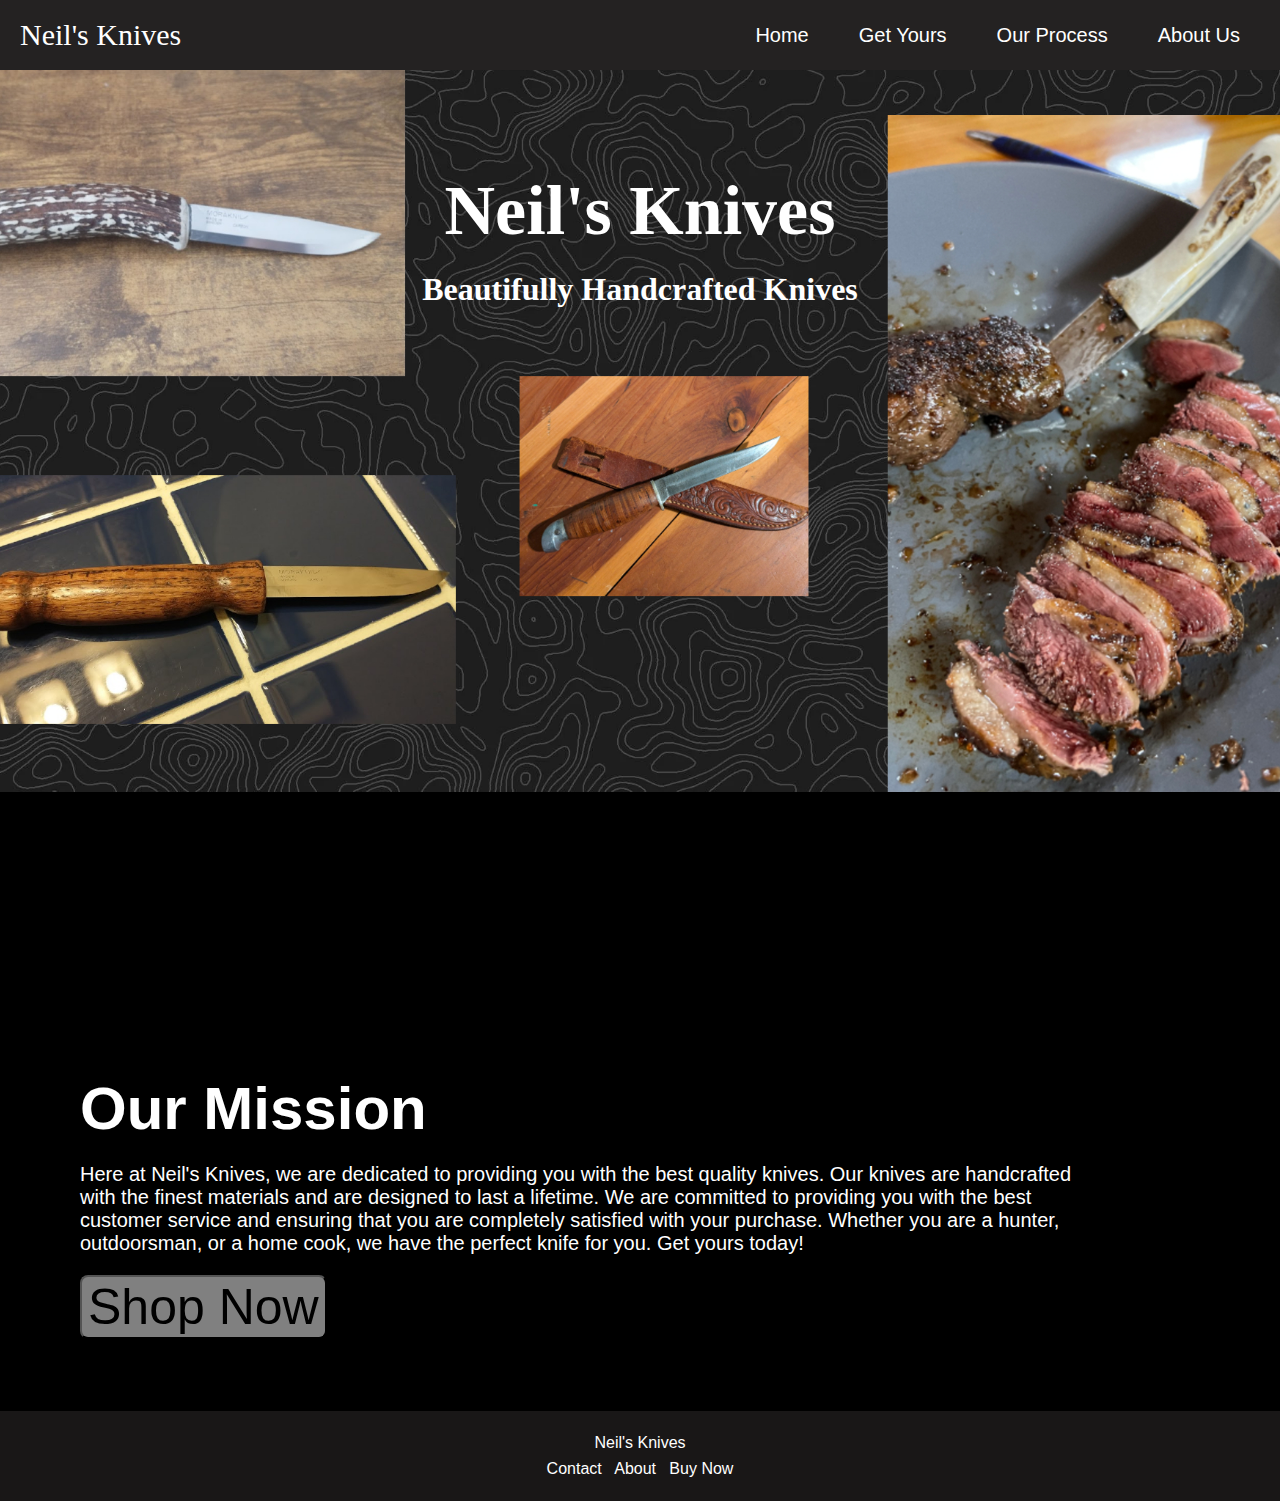
<file: index.html>
<!DOCTYPE html>
<html lang="en">
  <head>
    <link rel="stylesheet" href="src/css/styles.css" />
    <meta charset="UTF-8" />
    <meta name="viewport" content="width=device-width, initial-scale=1.0" />
    <title>Neil's Knives- Home</title>
    <link rel="preconnect" href="https://fonts.googleapis.com" />
    <link rel="preconnect" href="https://fonts.gstatic.com" crossorigin />
    <link
      href="https://fonts.googleapis.com/css2?family=Source+Serif+4:ital,opsz,wght@0,8..60,200..900;1,8..60,200..900&display=swap"
      rel="stylesheet"
    />
    <style>
      /* SKIBIDI OHIO */
    </style>
  </head>

  <body class="indexBody">
    <header>
      <nav class="navbar">   
        <div class="nav-left">
          <span class="nav-text"> Neil's Knives</span>
        </div>
        <div class="nav-right">
          <a href="index.html" class="navbutton">Home</a>
          <a href="src/html/shopPage.html" class="navbutton">Get Yours</a>
          <a href="src/html/process.html" class="navbutton">Our Process</a>
          <a href="src/html/aboutUs.html" class="navbutton">About Us</a>
        </div>
      </nav>
    </header>
    <br /><br /><br />
    <div class="mainText">
      <h1
        style="
          font-family: 'Times New Roman', Times, serif;
          font-size: 70px;
          text-align: center;
          color: rgb(255, 255, 255);
          margin-bottom: 20px;
        "
      >
        Neil's Knives
      </h1>
      <h2>Beautifully Handcrafted Knives</h2>
    </div>
    <div class="missionText">
      <h1 class="missionTitle">Our Mission</h1>
      <p
        style="
          font-size: 20px;
          font-family: 'Segoe UI', Tahoma, Geneva, Verdana, sans-serif;
          text-align: left;
          width: 80%;
          margin: 0 20px 20px 80px;
          color: white;
        "
      >
        Here at Neil's Knives, we are dedicated to providing you with the best
        quality knives. Our knives are handcrafted with the finest materials and
        are designed to last a lifetime. We are committed to providing you with
        the best customer service and ensuring that you are completely satisfied
        with your purchase. Whether you are a hunter, outdoorsman, or a home
        cook, we have the perfect knife for you. Get yours today!
      </p>
      <a href="src/html/shopPage.html"
        ><button class="shopNowButton">Shop Now</button></a
      >
    </div>
    <br /><br /><br /><br />

    <footer>
      <p class="footerTitle">Neil's Knives</p>
      <div>
        <p class="footerText">
          <a href="src/html/contact.html" style="color: white; text-decoration: none"
            >Contact</a
          >
          &nbsp;
          <a href="src/html/aboutUs.html" style="color: white; text-decoration: none"
            >About</a
          >
          &nbsp;
          <a href="src/html/shopPage.html" style="color: white; text-decoration: none"
            >Buy Now</a
          >
        </p>
      </div>
    </footer>
    <script src="src/js/function.js"></script>
  </body>
</html>
</file>
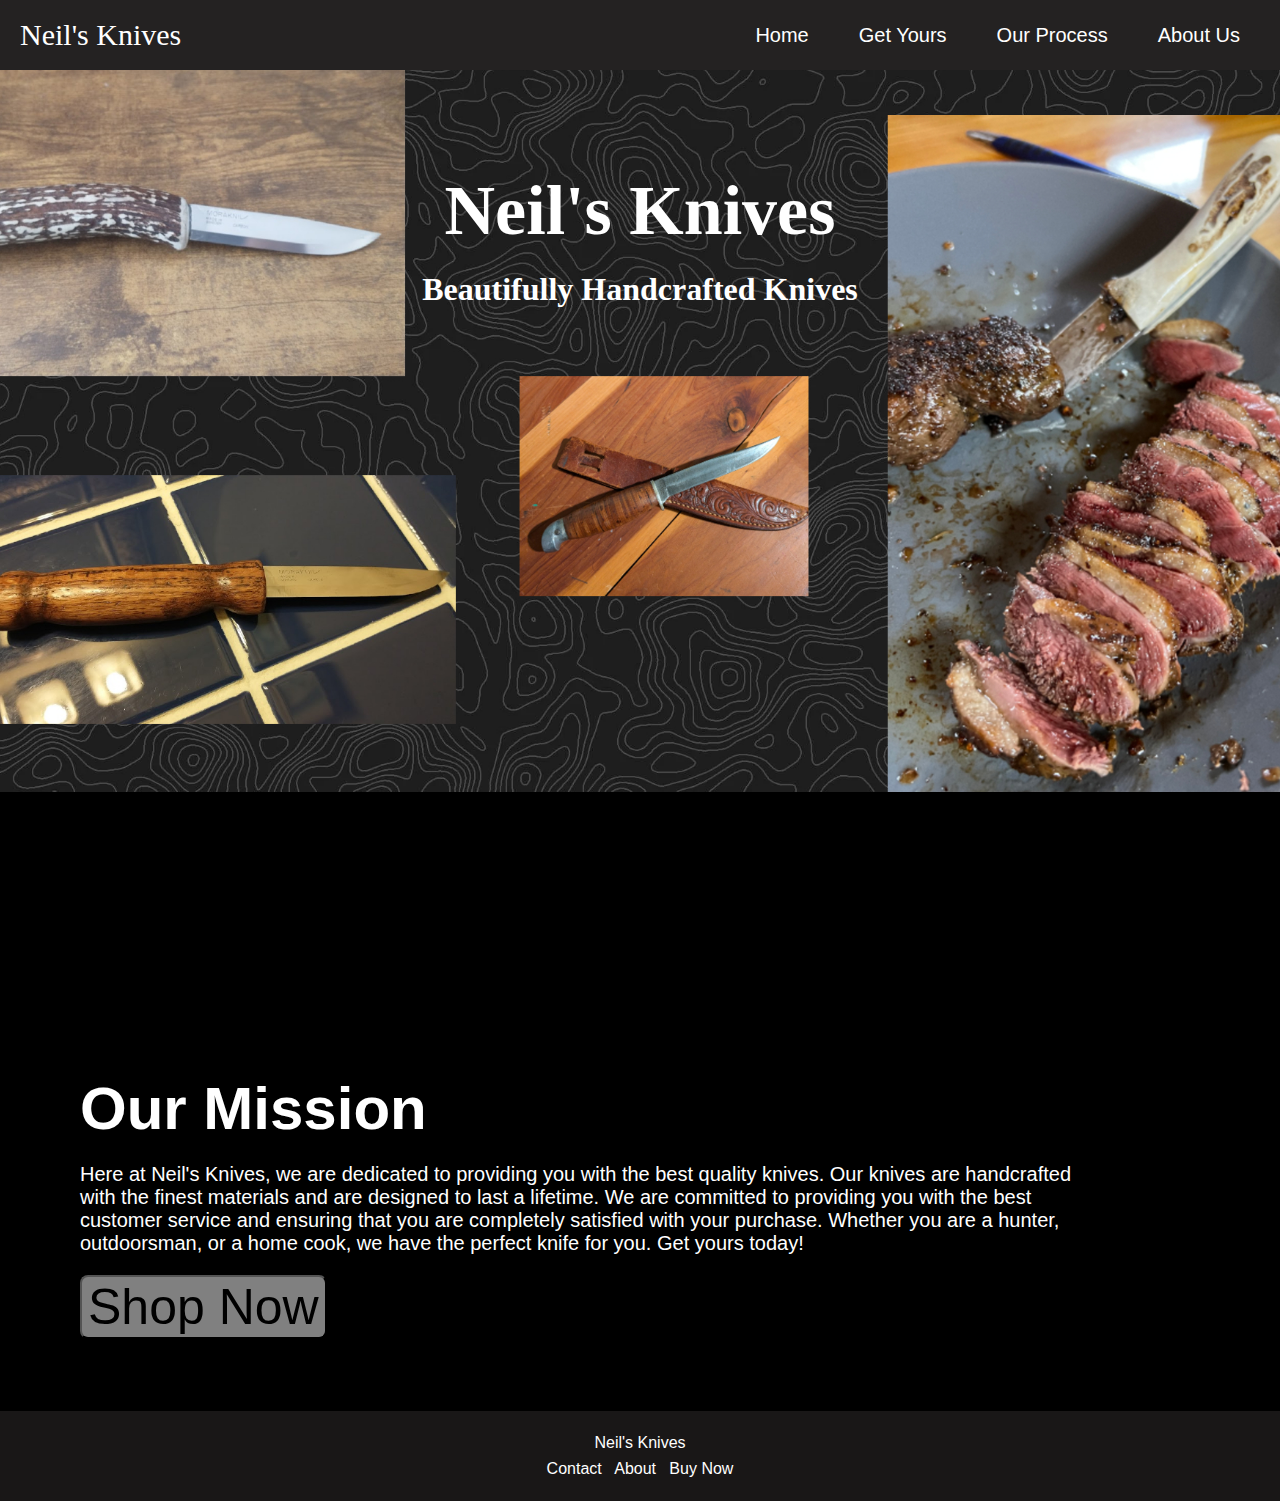
<file: src/html/index.html>
<!DOCTYPE html>
<html lang="en">
  <head>
    <link rel="stylesheet" href="../css/styles.css" />
    <meta charset="UTF-8" />
    <meta name="viewport" content="width=device-width, initial-scale=1.0" />
    <title>Neil's Knives- Home</title>
    <link rel="preconnect" href="https://fonts.googleapis.com" />
    <link rel="preconnect" href="https://fonts.gstatic.com" crossorigin />
    <link
      href="https://fonts.googleapis.com/css2?family=Source+Serif+4:ital,opsz,wght@0,8..60,200..900;1,8..60,200..900&display=swap"
      rel="stylesheet"
    />
    <style>
      /* SKIBIDI OHIO */
    </style>
  </head>

  <body class="indexBody">
    <header>
      <nav class="navbar">   
        <div class="nav-left">
          <span class="nav-text"> Neil's Knives</span>
        </div>
        <div class="nav-right">
          <a href="index.html" class="navbutton">Home</a>
          <a href="shopPage.html" class="navbutton">Get Yours</a>
          <a href="process.html" class="navbutton">Our Process</a>
          <a href="aboutUs.html" class="navbutton">About Us</a>
        </div>
      </nav>
    </header>
    <br /><br /><br />
    <div class="mainText">
      <h1
        style="
          font-family: 'Times New Roman', Times, serif;
          font-size: 70px;
          text-align: center;
          color: rgb(255, 255, 255);
          margin-bottom: 20px;
        "
      >
        Neil's Knives
      </h1>
      <h2>Beautifully Handcrafted Knives</h2>
    </div>
    <div class="missionText">
      <h1 class="missionTitle">Our Mission</h1>
      <p
        style="
          font-size: 20px;
          font-family: 'Segoe UI', Tahoma, Geneva, Verdana, sans-serif;
          text-align: left;
          width: 80%;
          margin: 0 20px 20px 80px;
          color: white;
        "
      >
        Here at Neil's Knives, we are dedicated to providing you with the best
        quality knives. Our knives are handcrafted with the finest materials and
        are designed to last a lifetime. We are committed to providing you with
        the best customer service and ensuring that you are completely satisfied
        with your purchase. Whether you are a hunter, outdoorsman, or a home
        cook, we have the perfect knife for you. Get yours today!
      </p>
      <a href="shopPage.html"
        ><button class="shopNowButton">Shop Now</button></a
      >
    </div>
    <br /><br /><br /><br />

    <footer>
      <p class="footerTitle">Neil's Knives</p>
      <div>
        <p class="footerText">
          <a href="contact.html" style="color: white; text-decoration: none"
            >Contact</a
          >
          &nbsp;
          <a href="aboutUs.html" style="color: white; text-decoration: none"
            >About</a
          >
          &nbsp;
          <a href="shopPage.html" style="color: white; text-decoration: none"
            >Buy Now</a
          >
        </p>
      </div>
    </footer>
    <script src="../js/function.js"></script>
  </body>
</html>
</file>
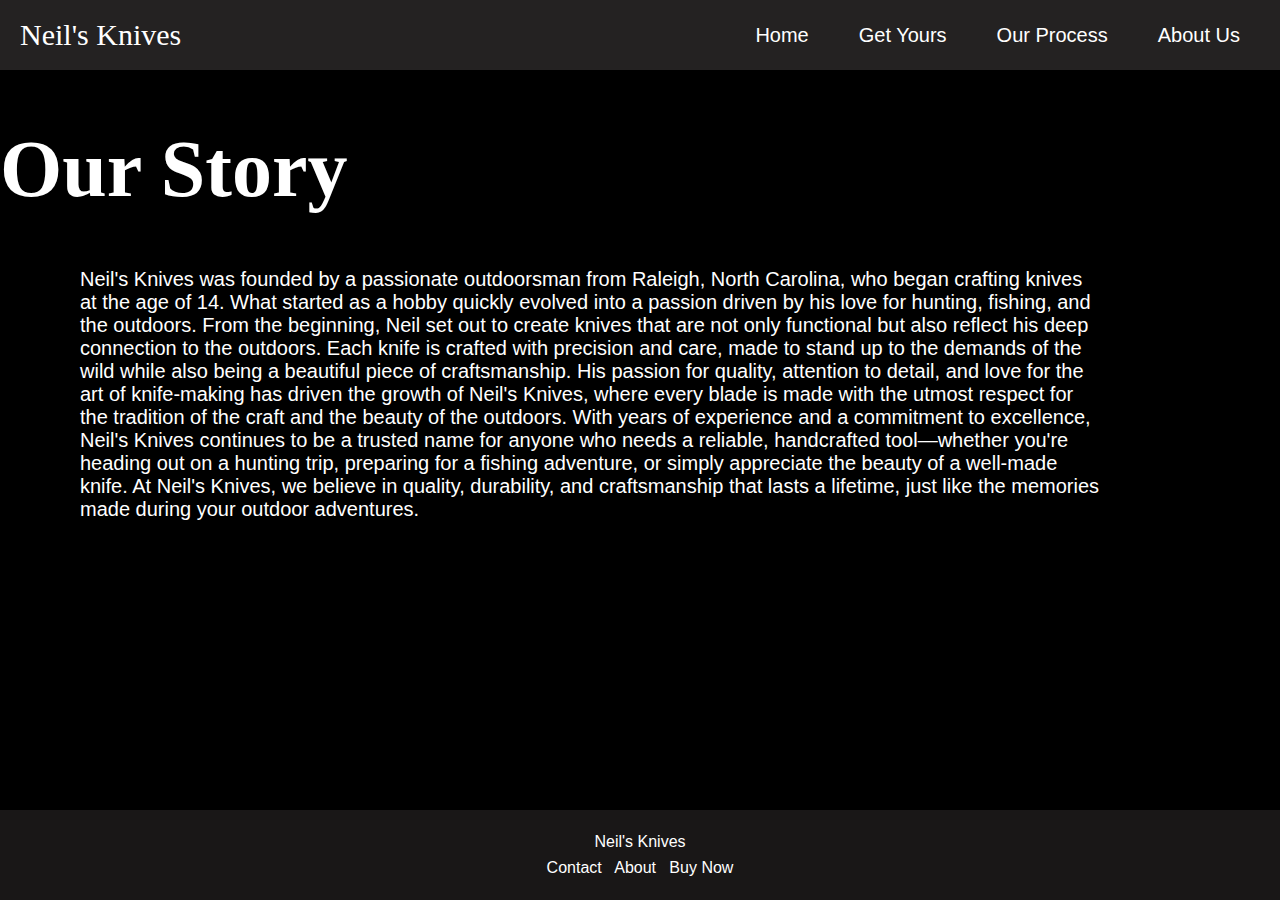
<file: aboutUs.html>
<!DOCTYPE html>
<html lang="en">
  <head>
    <link rel="stylesheet" href="styles.css" />
    <meta charset="UTF-8" />
    <meta name="viewport" content="width=device-width, initial-scale=1.0" />
    <title>Neil's Knives- Home</title>
    <link rel="preconnect" href="https://fonts.googleapis.com" />
    <link rel="preconnect" href="https://fonts.gstatic.com" crossorigin />
    <link
      href="https://fonts.googleapis.com/css2?family=Source+Serif+4:ital,opsz,wght@0,8..60,200..900;1,8..60,200..900&display=swap"
      rel="stylesheet"
    />
 
  </head>
  <body style="background-color: black;">
    <header>
      <nav class="navbar">
        <div class="nav-left">
          <span class="nav-text"> Neil's Knives</span>
        </div>
        <div class="nav-right">
          <a href="index.html" class="navbutton">Home</a>
          <a href="shopPage.html" class="navbutton">Get Yours</a>
          <a href="process.html" class="navbutton">Our Process</a>
          <a href="aboutUs.html" class="navbutton">About Us</a>
        </div>
      </nav>
      <div class="missionText" style="color: rgb(255, 255, 255);">
        <h1 style="font-size: 80px;">Our Story</h1>
        <p
          style="
            font-size: 20px;
            font-family: 'Segoe UI', Tahoma, Geneva, Verdana, sans-serif;
            text-align: left;
            width: 80%;
            margin: 0 20px 20px 80px;
            color: rgb(255, 255, 255);
          "
        >
        Neil's Knives was founded by a passionate outdoorsman from Raleigh, North Carolina, who began crafting knives at the age of 14. What started as a hobby quickly evolved into a passion driven by his love for hunting, fishing, and the outdoors. From the beginning, Neil set out to create knives that are not only functional but also reflect his deep connection to the outdoors. Each knife is crafted with precision and care, made to stand up to the demands of the wild while also being a beautiful piece of craftsmanship. His passion for quality, attention to detail, and love for the art of knife-making has driven the growth of Neil's Knives, where every blade is made with the utmost respect for the tradition of the craft and the beauty of the outdoors. With years of experience and a commitment to excellence, Neil's Knives continues to be a trusted name for anyone who needs a reliable, handcrafted tool—whether you're heading out on a hunting trip, preparing for a fishing adventure, or simply appreciate the beauty of a well-made knife. At Neil's Knives, we believe in quality, durability, and craftsmanship that lasts a lifetime, just like the memories made during your outdoor adventures.
        </p>
    </header>
    <footer>
      <p class="footerTitle">Neil's Knives</p>
      <p class="footerText">
        <a href="contact.html" style="color: white; text-decoration: none"
          >Contact</a
        >
        &nbsp;
        <a href="aboutUs.html" style="color: white; text-decoration: none"
          >About</a
        >
        &nbsp;
        <a href="shopPage.html" style="color: white; text-decoration: none"
          >Buy Now</a
        >
      </p>
    </footer>
    <script src="function.js"></script>
  </body>
</html>
</file>
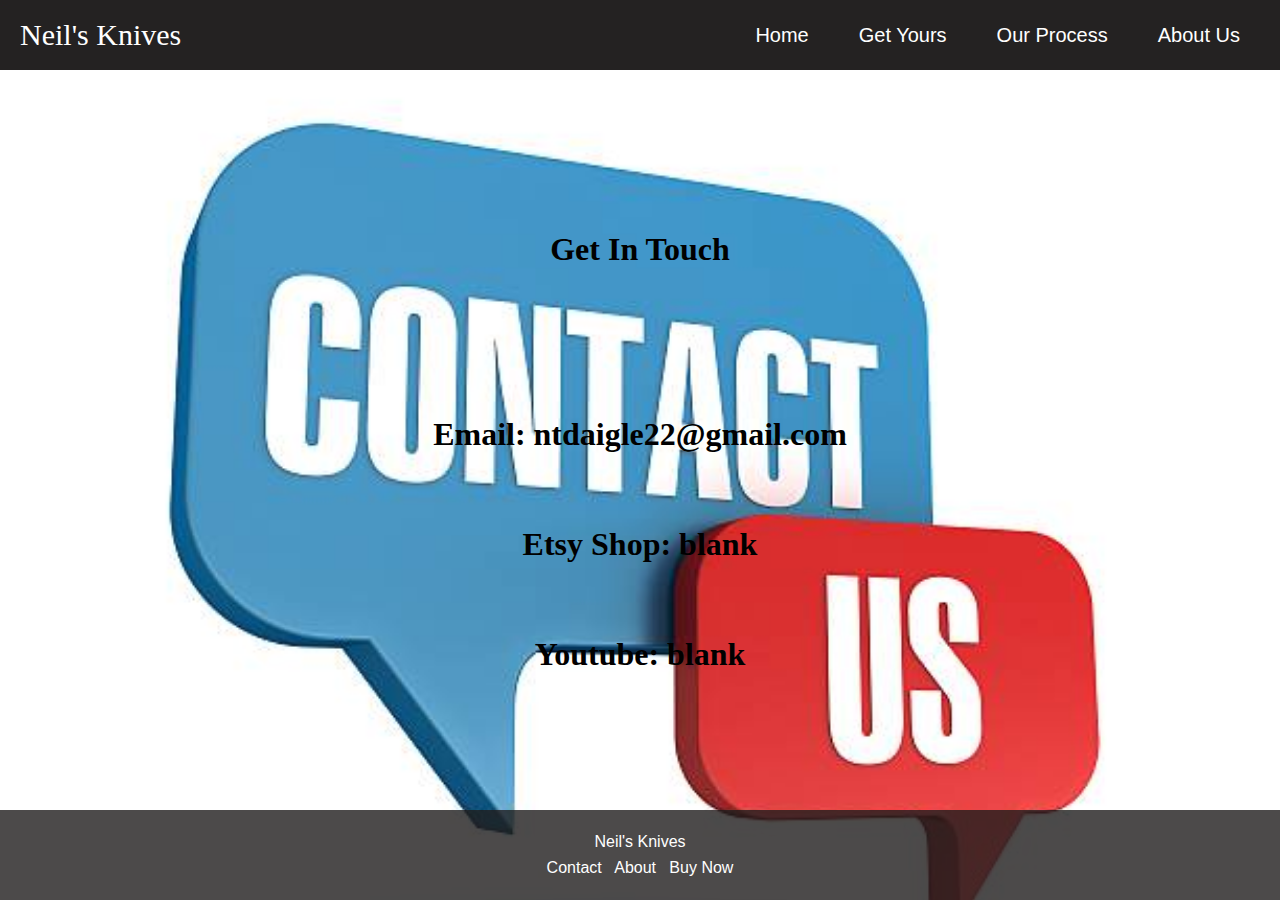
<file: contact.html>
<!DOCTYPE html>
<html lang="en">
  <head>
    <link rel="stylesheet" href="styles.css" />
    <meta charset="UTF-8" />
    <meta name="viewport" content="width=device-width, initial-scale=1.0" />
    <title>Neil's Knives- Home</title>
    <link rel="preconnect" href="https://fonts.googleapis.com" />
    <link rel="preconnect" href="https://fonts.gstatic.com" crossorigin />
    <link
      href="https://fonts.googleapis.com/css2?family=Source+Serif+4:ital,opsz,wght@0,8..60,200..900;1,8..60,200..900&display=swap"
      rel="stylesheet"
    />
  </head>
  <body class="contactBody">
    <header>
      <nav class="navbar">
        <div class="nav-left">
          <span class="nav-text"> Neil's Knives</span>
        </div>
        <div class="nav-right">
          <a href="index.html" class="navbutton">Home</a>
          <a href="shopPage.html" class="navbutton">Get Yours</a>
          <a href="process.html" class="navbutton">Our Process</a>
          <a href="aboutUs.html" class="navbutton">About Us</a>
        </div>
      </nav>
    </header>
    <br /><br /><br />
    <h1 style="color: black;">Get In Touch</h1>
    <p>
      <h2 style="text-align: left; color: black;">Email: ntdaigle22@gmail.com</h2>
    <h2 style="text-align: left; color: black;">Etsy Shop: blank</h2>
    <h2 style="text-align: left; color: black;">Youtube: blank</h2>
  </p>
    <footer>
          <p class="footerTitle">Neil's Knives</p>
          <p class="footerText">
            <a href="contact.html" style="color: white; text-decoration: none"
              >Contact</a
            >
            &nbsp;
            <a href="aboutUs.html" style="color: white; text-decoration: none"
              >About</a
            >
            &nbsp;
            <a href="shopPage.html" style="color: white; text-decoration: none"
              >Buy Now</a
            >
          </p>
      </footer>
      <script src="function.js"></script>
      </body>
</file>
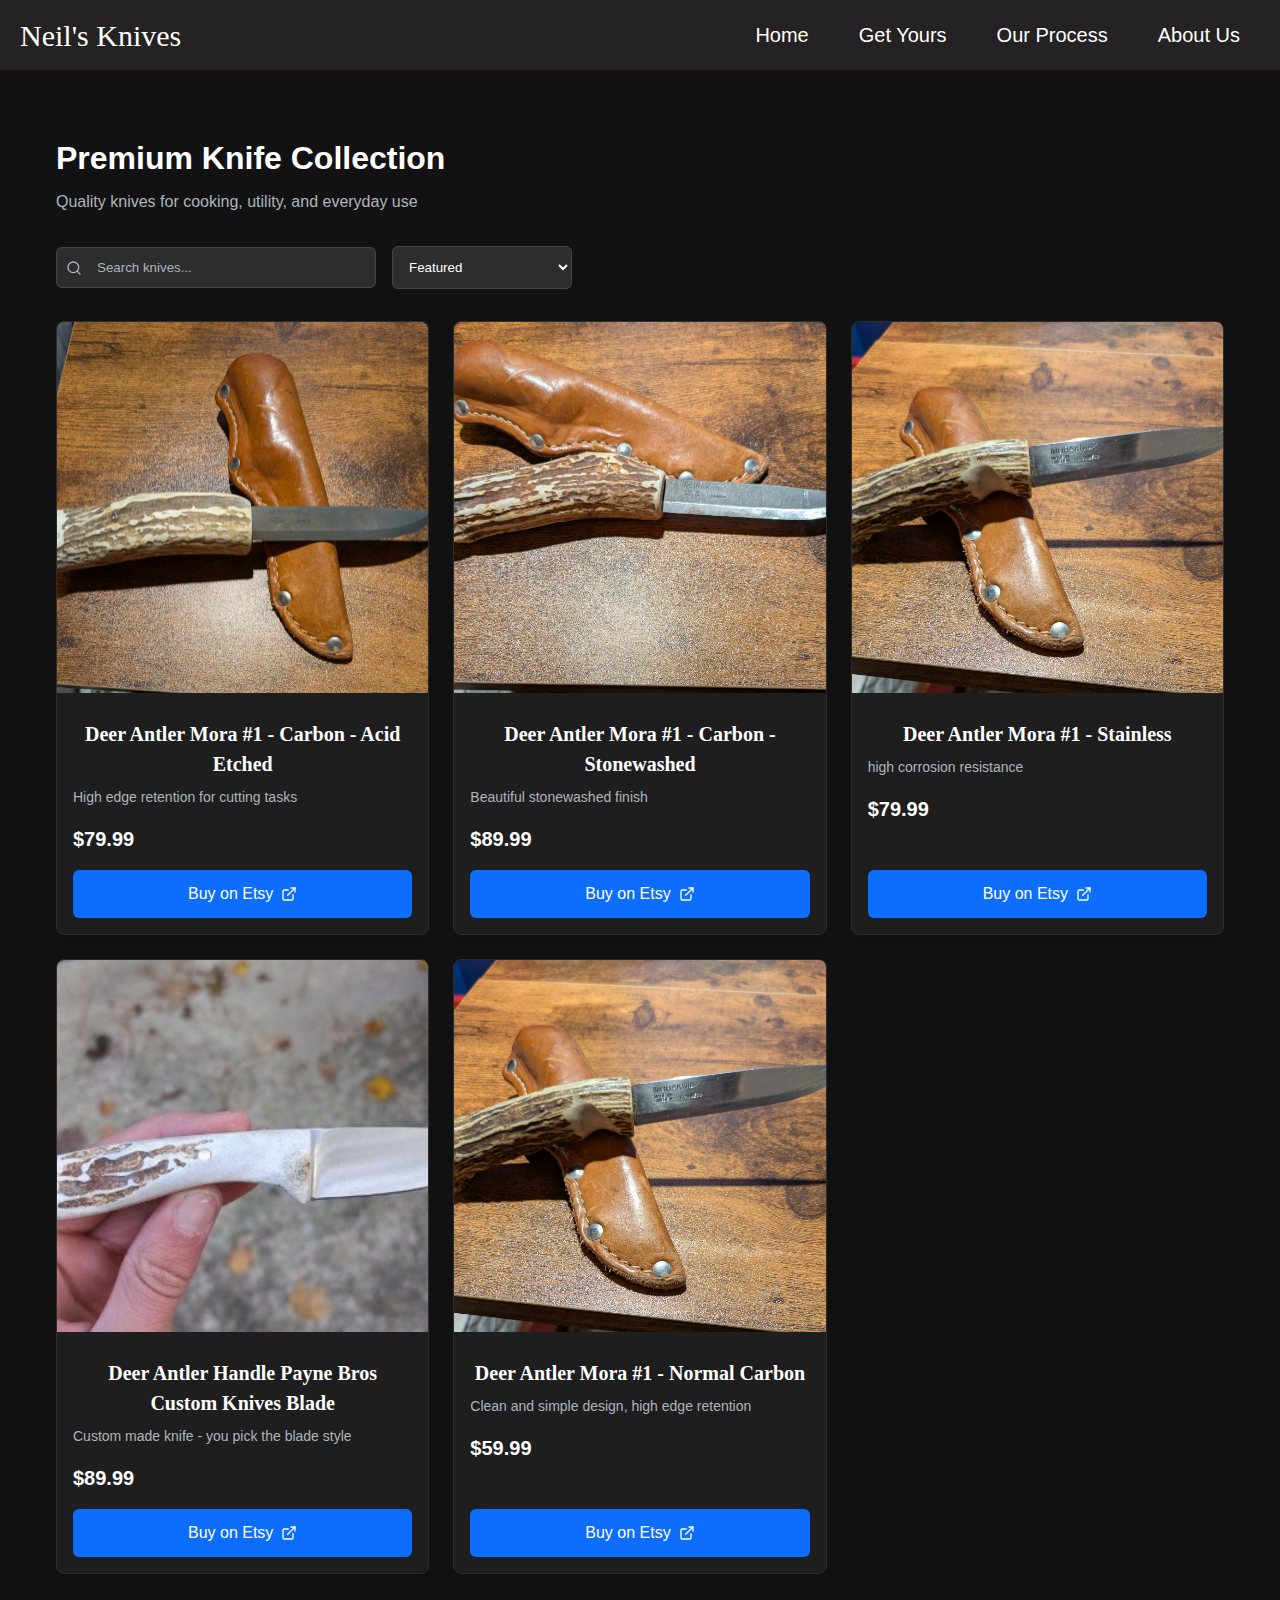
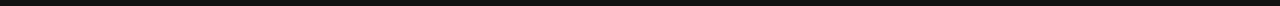
<file: shopPage.html>
<!DOCTYPE html>
<html lang="en">
<head>
  <meta charset="UTF-8">
  <meta name="viewport" content="width=device-width, initial-scale=1.0">
  <title>Premium Knife Collection</title>
  <link rel="stylesheet" href="shopPage.css">
  <link rel="stylesheet" href="styles.css" />
</head>
<body class="dark-theme">
  <header>
    <nav class="navbar">   
      <div class="nav-left">
        <span class="nav-text"> Neil's Knives</span>
      </div>
      <div class="nav-right">
        <a href="index.html" class="navbutton">Home</a>
        <a href="shopPage.html" class="navbutton">Get Yours</a>
        <a href="process.html" class="navbutton">Our Process</a>
        <a href="aboutUs.html" class="navbutton">About Us</a>
      </div>
    </nav>
  </header>
  <div class="container">
    <header>
      <h1>Premium Knife Collection</h1>
      <p class="subtitle">Quality knives for cooking, utility, and everyday use</p>
    </header>

    <div class="filters">
      <div class="search-container">
        <svg class="search-icon" xmlns="http://www.w3.org/2000/svg" width="24" height="24" viewBox="0 0 24 24" fill="none" stroke="currentColor" stroke-width="2" stroke-linecap="round" stroke-linejoin="round">
          <circle cx="11" cy="11" r="8"></circle>
          <line x1="21" y1="21" x2="16.65" y2="16.65"></line>
        </svg>
        <input type="search" id="search-input" placeholder="Search knives...">
      </div>
      <div class="sort-container">
        <select id="sort-select">
          <option value="featured">Featured</option>
          <option value="price-low">Price: Low to High</option>
          <option value="price-high">Price: High to Low</option>
          <option value="name">Name</option>
        </select>
      </div>
    </div>

    <div id="knives-grid" class="knives-grid">
      <!-- Knife cards will be inserted here by JavaScript -->
    </div>

    <div id="no-results" class="no-results hidden">
      <h3>No knives found</h3>
      <p>Try adjusting your search criteria</p>
    </div>
  </div>

  <script src="shopPage.js"></script>
</body>
</html>
</file>
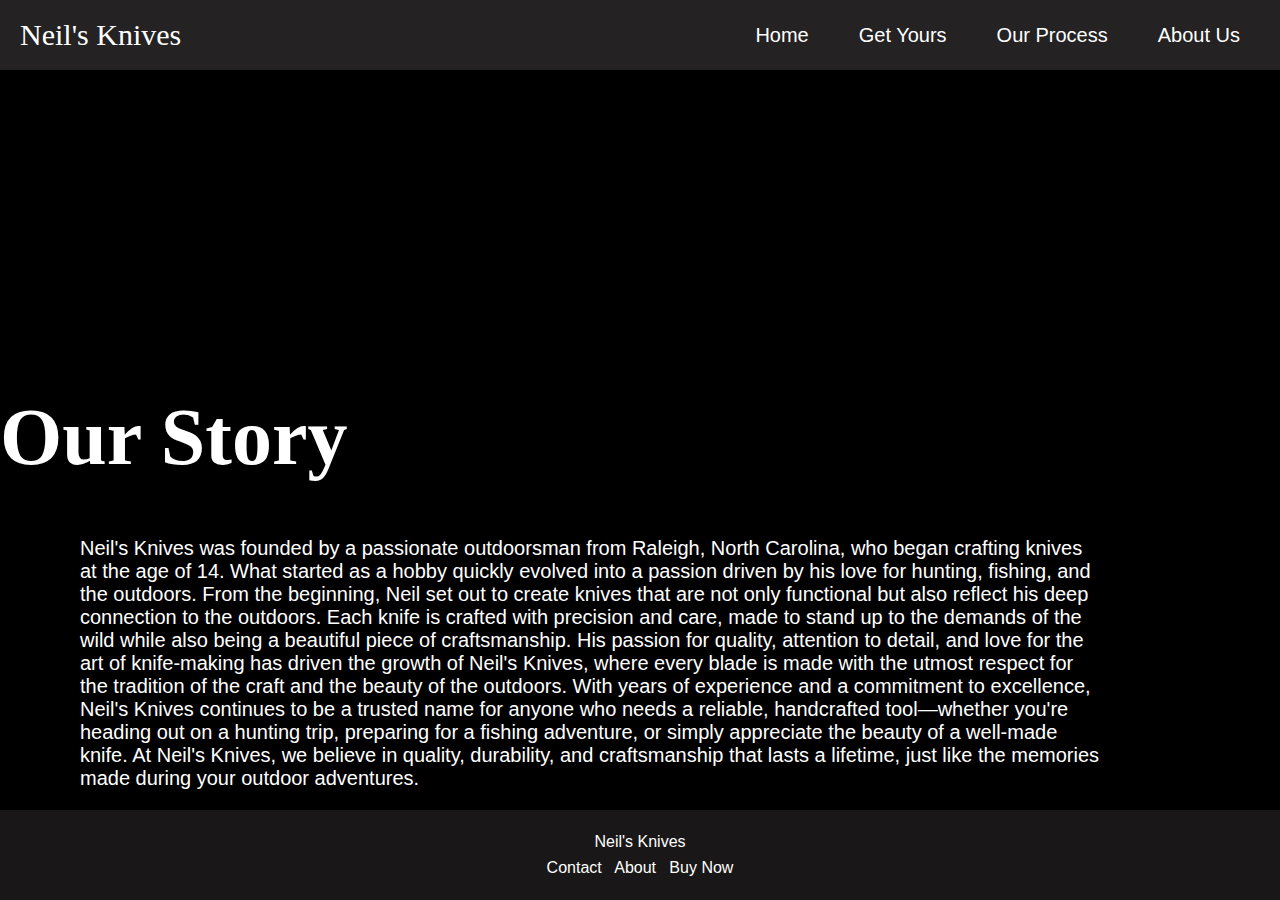
<file: src/html/aboutUs.html>
<!DOCTYPE html>
<html lang="en">
  <head>
    <link rel="stylesheet" href="../css/styles.css" />
    <meta charset="UTF-8" />
    <meta name="viewport" content="width=device-width, initial-scale=1.0" />
    <title>Neil's Knives- Home</title>
    <link rel="preconnect" href="https://fonts.googleapis.com" />
    <link rel="preconnect" href="https://fonts.gstatic.com" crossorigin />
    <link
      href="https://fonts.googleapis.com/css2?family=Source+Serif+4:ital,opsz,wght@0,8..60,200..900;1,8..60,200..900&display=swap"
      rel="stylesheet"
    />
 
  </head>
  <body style="background-color: black;">
    <header>
      <nav class="navbar">
        <div class="nav-left">
          <span class="nav-text"> Neil's Knives</span>
        </div>
        <div class="nav-right">
          <a href="../../index.html" class="navbutton">Home</a>
          <a href="shopPage.html" class="navbutton">Get Yours</a>
          <a href="process.html" class="navbutton">Our Process</a>
          <a href="aboutUs.html" class="navbutton">About Us</a>
        </div>
      </nav>
    </header>
      <div class="missionText" style="color: rgb(255, 255, 255);">
        <h1 style="font-size: 80px;">Our Story</h1>
        <p
          style="
            font-size: 20px;
            font-family: 'Segoe UI', Tahoma, Geneva, Verdana, sans-serif;
            text-align: left;
            width: 80%;
            margin: 0 20px 20px 80px;
            color: rgb(255, 255, 255);
          "
        >
        Neil's Knives was founded by a passionate outdoorsman from Raleigh, North Carolina, who began crafting knives at the age of 14. What started as a hobby quickly evolved into a passion driven by his love for hunting, fishing, and the outdoors. From the beginning, Neil set out to create knives that are not only functional but also reflect his deep connection to the outdoors. Each knife is crafted with precision and care, made to stand up to the demands of the wild while also being a beautiful piece of craftsmanship. His passion for quality, attention to detail, and love for the art of knife-making has driven the growth of Neil's Knives, where every blade is made with the utmost respect for the tradition of the craft and the beauty of the outdoors. With years of experience and a commitment to excellence, Neil's Knives continues to be a trusted name for anyone who needs a reliable, handcrafted tool—whether you're heading out on a hunting trip, preparing for a fishing adventure, or simply appreciate the beauty of a well-made knife. At Neil's Knives, we believe in quality, durability, and craftsmanship that lasts a lifetime, just like the memories made during your outdoor adventures.
        </p>
    </header>
    <footer>
      <p class="footerTitle">Neil's Knives</p>
      <p class="footerText">
        <a href="contact.html" style="color: white; text-decoration: none"
          >Contact</a
        >
        &nbsp;
        <a href="aboutUs.html" style="color: white; text-decoration: none"
          >About</a
        >
        &nbsp;
        <a href="shopPage.html" style="color: white; text-decoration: none"
          >Buy Now</a
        >
      </p>
    </footer>
    <script src="../js/function.js"></script>
  </body>
</html>
</file>
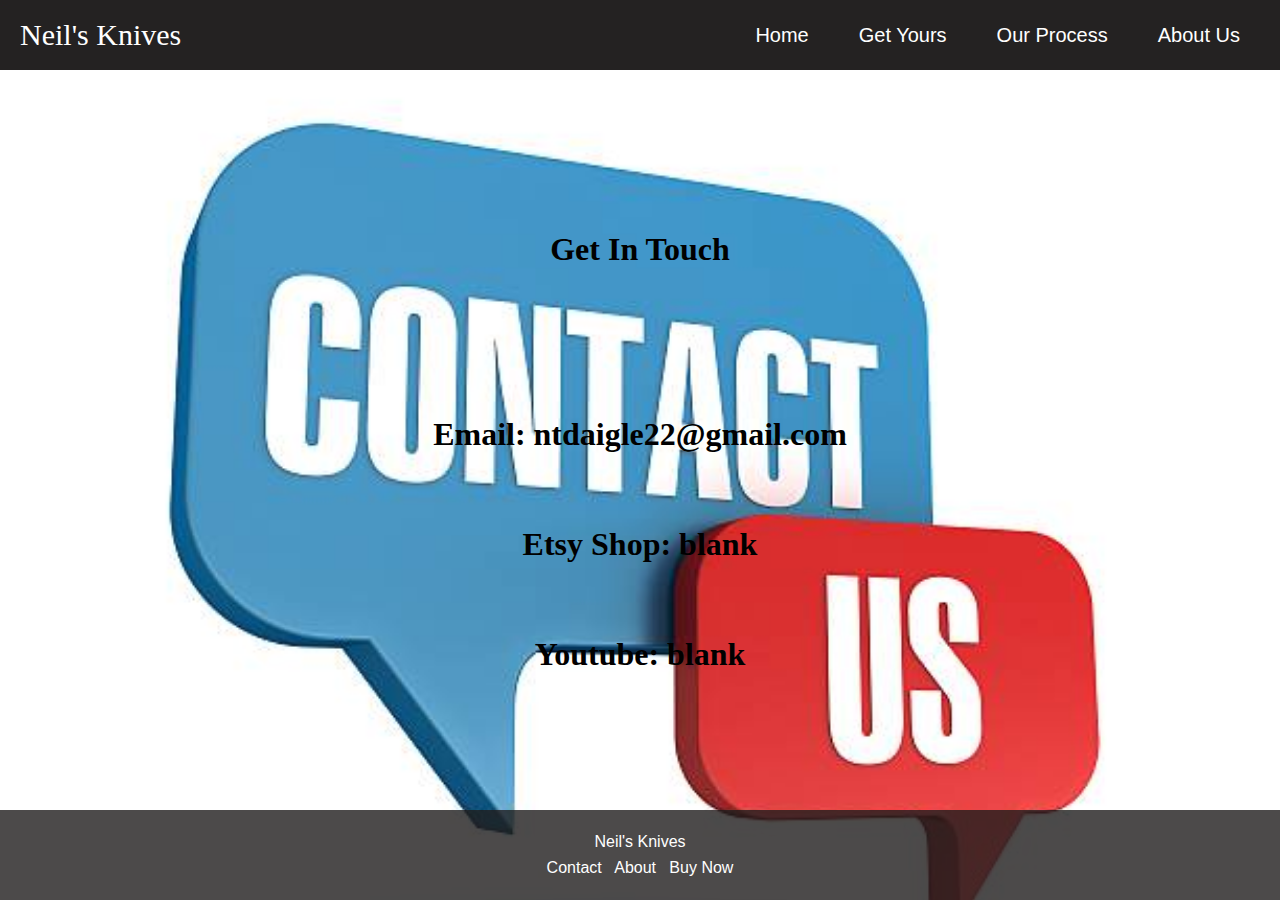
<file: src/html/contact.html>
<!DOCTYPE html>
<html lang="en">
  <head>
    <link rel="stylesheet" href="../css/styles.css" />
    <meta charset="UTF-8" />
    <meta name="viewport" content="width=device-width, initial-scale=1.0" />
    <title>Neil's Knives- Home</title>
    <link rel="preconnect" href="https://fonts.googleapis.com" />
    <link rel="preconnect" href="https://fonts.gstatic.com" crossorigin />
    <link
      href="https://fonts.googleapis.com/css2?family=Source+Serif+4:ital,opsz,wght@0,8..60,200..900;1,8..60,200..900&display=swap"
      rel="stylesheet"
    />
  </head>
  <body class="contactBody">
    <header>
      <nav class="navbar">
        <div class="nav-left">
          <span class="nav-text"> Neil's Knives</span>
        </div>
        <div class="nav-right">
          <a href="../../index.html" class="navbutton">Home</a>
          <a href="shopPage.html" class="navbutton">Get Yours</a>
          <a href="process.html" class="navbutton">Our Process</a>
          <a href="aboutUs.html" class="navbutton">About Us</a>
        </div>
      </nav>
    </header>
    <br /><br /><br />
    <h1 style="color: black;">Get In Touch</h1>
    <p>
      <h2 style="text-align: left; color: black;">Email: ntdaigle22@gmail.com</h2>
    <h2 style="text-align: left; color: black;">Etsy Shop: blank</h2>
    <h2 style="text-align: left; color: black;">Youtube: blank</h2>
  </p>
    <footer>
          <p class="footerTitle">Neil's Knives</p>
          <p class="footerText">
            <a href="contact.html" style="color: white; text-decoration: none"
              >Contact</a
            >
            &nbsp;
            <a href="aboutUs.html" style="color: white; text-decoration: none"
              >About</a
            >
            &nbsp;
            <a href="shopPage.html" style="color: white; text-decoration: none"
              >Buy Now</a
            >
          </p>
      </footer>
      <script src="../js/function.js"></script>
      </body>
</html>
</file>
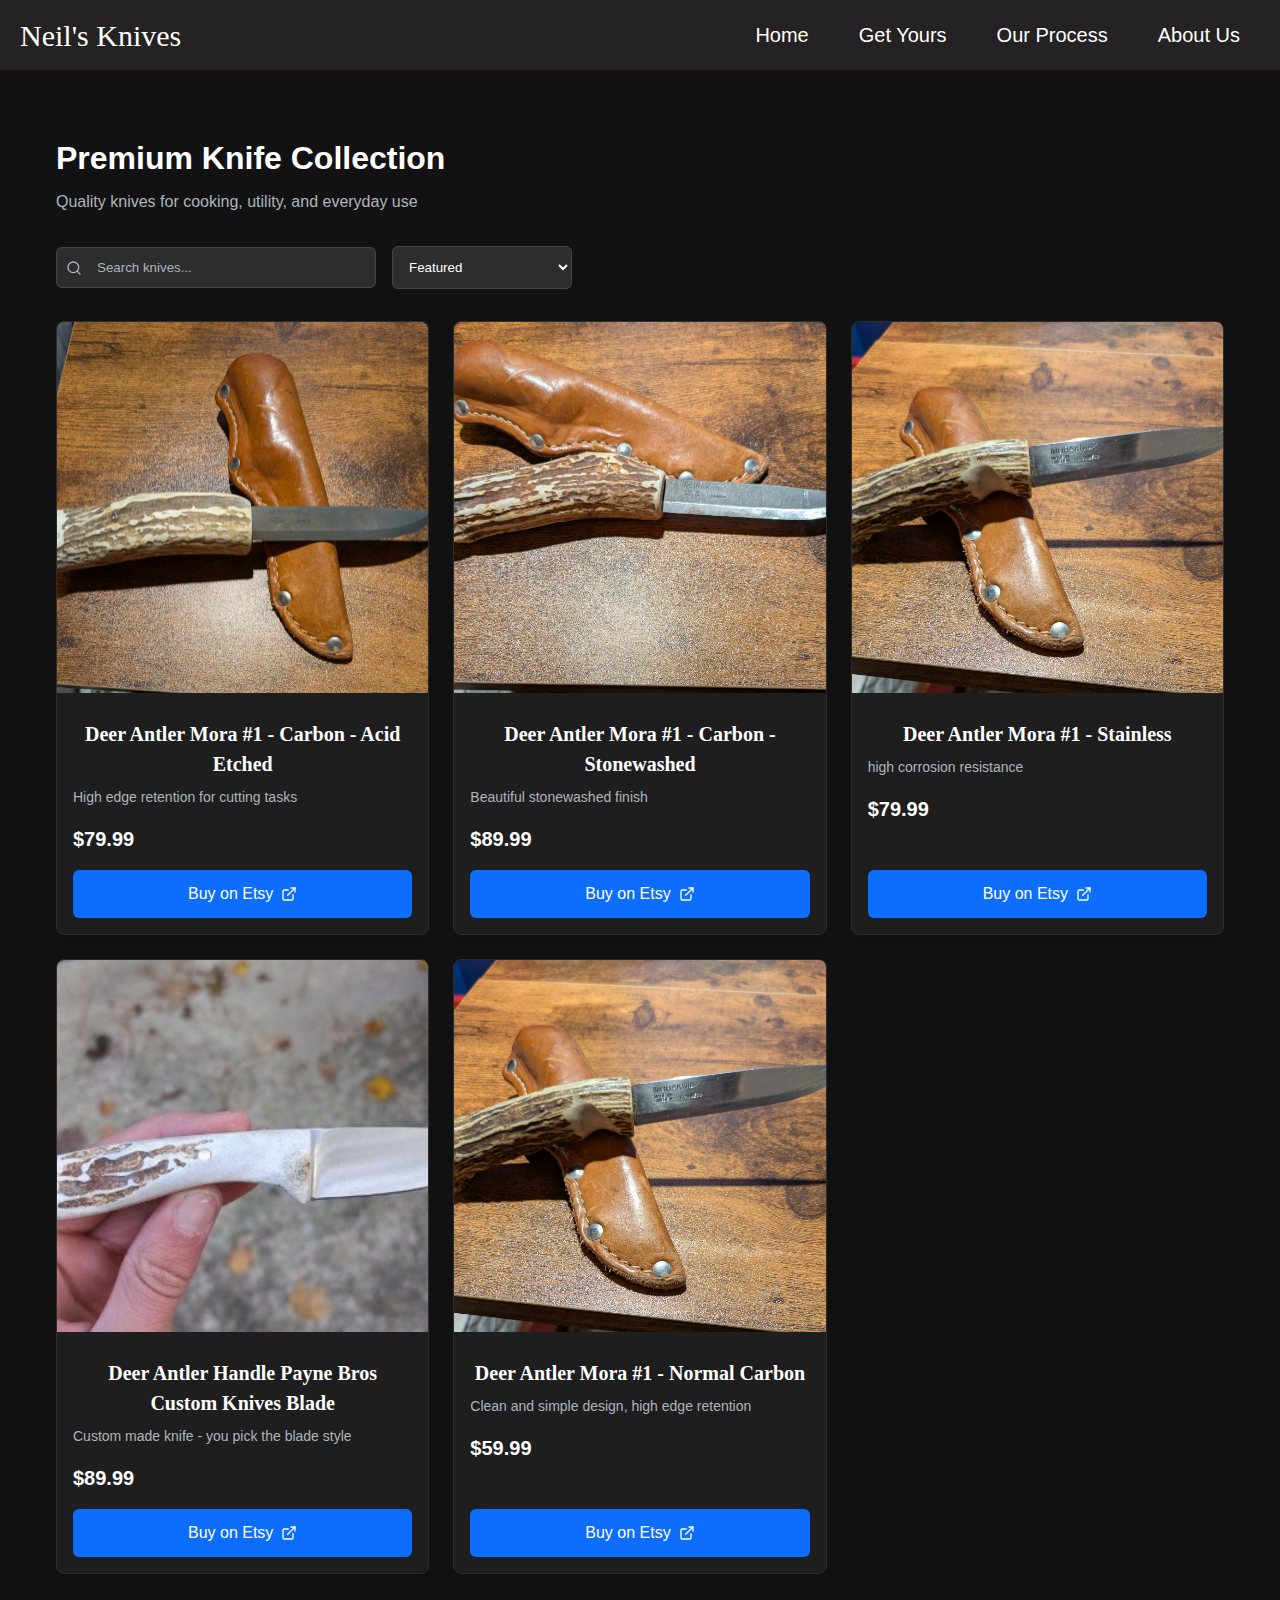
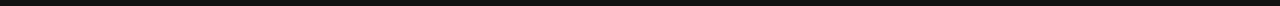
<file: src/html/shopPage.html>
<!DOCTYPE html>
<html lang="en">
<head>
  <meta charset="UTF-8">
  <meta name="viewport" content="width=device-width, initial-scale=1.0">
  <title>Premium Knife Collection</title>
  <link rel="stylesheet" href="../css/shopPage.css">
  <link rel="stylesheet" href="../css/styles.css" />
</head>
<body class="dark-theme">
  <header>
    <nav class="navbar">   
      <div class="nav-left">
        <span class="nav-text"> Neil's Knives</span>
      </div>
      <div class="nav-right">
        <a href="../../index.html" class="navbutton">Home</a>
        <a href="shopPage.html" class="navbutton">Get Yours</a>
        <a href="process.html" class="navbutton">Our Process</a>
        <a href="aboutUs.html" class="navbutton">About Us</a>
      </div>
    </nav>
  </header>
  <div class="container">
    <header>
      <h1>Premium Knife Collection</h1>
      <p class="subtitle">Quality knives for cooking, utility, and everyday use</p>
    </header>

    <div class="filters">
      <div class="search-container">
        <svg class="search-icon" xmlns="http://www.w3.org/2000/svg" width="24" height="24" viewBox="0 0 24 24" fill="none" stroke="currentColor" stroke-width="2" stroke-linecap="round" stroke-linejoin="round">
          <circle cx="11" cy="11" r="8"></circle>
          <line x1="21" y1="21" x2="16.65" y2="16.65"></line>
        </svg>
        <input type="search" id="search-input" placeholder="Search knives...">
      </div>
      <div class="sort-container">
        <select id="sort-select">
          <option value="featured">Featured</option>
          <option value="price-low">Price: Low to High</option>
          <option value="price-high">Price: High to Low</option>
          <option value="name">Name</option>
        </select>
      </div>
    </div>

    <div id="knives-grid" class="knives-grid">
      <!-- Knife cards will be inserted here by JavaScript -->
    </div>

    <div id="no-results" class="no-results hidden">
      <h3>No knives found</h3>
      <p>Try adjusting your search criteria</p>
    </div>
  </div>

  <script src="../js/shopPage.js"></script>
</body>
</html>
</file>
<file: src/css/styles.css>
*,
*::before,
*::after {
  box-sizing: border-box;
}

body {
  margin: 0;
  padding: 0;
  margin-top: 70px;
  box-sizing: border-box;
  min-height: calc(100dvh - 70px);
  display: flex;
  flex-direction: column;
  align-items: center;
  justify-content: space-between;
  overflow-y: scroll;
}

.indexBody {
  font-family: Arial, sans-serif;
  height: fit-content;
  background-attachment: scroll;
  transition: background-position 1s ease-in-out;
  background: url("../../images/websitewallpaer.jpg") no-repeat center top,
    black no-repeat center bottom;
  background-size: 110% auto;
  background-position: -40px 0px;
}
.contactBody {
  background: url("../../images/contactus.jpg") no-repeat center top;
  background-size: 100% auto;
  min-height: calc(100dvh - 70px);
  height: fit-content;
  background-attachment: scroll;
  transition: background-position 1s ease-in-out;
}

.missionText {
  z-index: 2;
}

.missionText .missionTitle {
  font-size: 60px; /* Adjust the size of the text */
  color: white; /* Text color */
  font-family: "Segoe UI", Tahoma, Geneva, Verdana, sans-serif;
  font-weight: bold;
  text-shadow: 2px 2px 5px rgba(0, 0, 0, 0.7);
  text-align: left;
  margin: 50px 20px 20px 80px;
}

/* Header Styling */
nav {
  background-color: #242222;
  display: flex;
  justify-content: space-between;
  align-items: center;
  border-radius: 0px;
  margin: 0 auto;
  padding: 10px 20px;
  height: 70px;
  position: fixed;
  top: 0;
  left: 0;
  right: 0;
  z-index: 1000;
}

.nav-left {
  display: flex;
  align-items: center;
  color: #fff;
}

.nav-text {
  margin-right: 20px;
  font-family: "Times New Roman", Times, serif;
  font-size: 30px;
}

.nav-right {
  display: flex;
  color: #fff;
  text-decoration: none;
  justify-content: flex-end;
  gap: 10px;
}

.navbutton {
  font-family: "Arial", sans-serif;
  font-size: 20px;
  padding: 10px 20px;
  text-decoration: none;
  color: white;
  background-color: transparent;
  border: none;
  border-radius: 0;
}

.navbutton:hover {
  text-decoration: underline;
}

/* Footer Styling */
footer {
  background: rgba(31, 29, 29, 0.8);
  color: #fff;
  position: relative;
  bottom: 0;
  width: 100%;
  height: 90px;
  font-family: Arial, Helvetica, sans-serif;
  display: flex;
  justify-content: center;
  align-items: center;
  flex-direction: column;
  gap: 8px;
}
footer * {
  margin: 0;
}

footer a:hover {
  text-decoration: underline !important;
}

.shopNowButton {
  font-size: 50px;
  background-color: gray;
  border-radius: 8px;
  cursor: pointer;
  margin-left: 80px;
}

.shopNowButton:hover {
  text-decoration: underline;
}

.mainText {
  height: fit-content;
  min-height: 100dvh;
}

h2 {
  font-family: "Times New Roman", Times, serif;
  font-size: 32px;
  text-align: center;
  margin-top: 10px;
  margin-bottom: 20px;
  color: white;
}

h3 {
  font-family: "Arial", sans-serif;
  font-size: 20px;
  text-align: center;
}

@media (width < 500px) {
  /*
   * Media queries allow you to apply different styles based on the characteristics of the device or screen being used to view the webpage.
   * They consist of a media type (e.g., screen, print) and one or more media features (e.g., width, height, orientation) that must be true for the styles to be applied.
   *
   * Syntax:
   * @media media-type and (media-feature) {
   *   // CSS rules to apply when the media query is true
   * }
   *
   * Example:
   * @media screen and (max-width: 768px) {
   *   // Styles for screens with a maximum width of 768 pixels
   * }
   */
}
</file>
<file: styles.css>
*,
*::before,
*::after {
  box-sizing: border-box;
}

body {
  margin: 0;
  padding: 0;
  margin-top: 70px;
  box-sizing: border-box;
  min-height: calc(100dvh - 70px);
  display: flex;
  flex-direction: column;
  align-items: center;
  justify-content: space-between;
  overflow-y: scroll;
}

.indexBody {
  font-family: Arial, sans-serif;
  height: fit-content;
  background-attachment: scroll;
  transition: background-position 1s ease-in-out;
  background: url("./images/websitewallpaer.jpg") no-repeat center top,
    black no-repeat center bottom;
  background-size: 100% auto;
}
.contactBody {
  background: url("./images/contactus.jpg") no-repeat center top;
  background-size: 100% auto;
  min-height: calc(100dvh - 70px);
  height: fit-content;
  background-attachment: scroll;
  transition: background-position 1s ease-in-out;
}

.missionText {
  z-index: 2;
}

.missionText .missionTitle {
  font-size: 60px; /* Adjust the size of the text */
  color: white; /* Text color */
  font-family: "Segoe UI", Tahoma, Geneva, Verdana, sans-serif;
  font-weight: bold;
  text-shadow: 2px 2px 5px rgba(0, 0, 0, 0.7);
  text-align: left;
  margin: 50px 20px 20px 80px;
}

/* Header Styling */
nav {
  background-color: #242222;
  display: flex;
  justify-content: space-between;
  align-items: center;
  border-radius: 0px;
  margin: 0 auto;
  padding: 10px 20px;
  height: 70px;
  position: fixed;
  top: 0;
  left: 0;
  right: 0;
  z-index: 1000;
}

.nav-left {
  display: flex;
  align-items: center;
  color: #fff;
}

.nav-text {
  margin-right: 20px;
  font-family: "Times New Roman", Times, serif;
  font-size: 30px;
}

.nav-right {
  display: flex;
  color: #fff;
  text-decoration: none;
  justify-content: flex-end;
  gap: 10px;
}

.navbutton {
  font-family: "Arial", sans-serif;
  font-size: 20px;
  padding: 10px 20px;
  text-decoration: none;
  color: white;
  background-color: transparent;
  border: none;
  border-radius: 0;
}

.navbutton:hover {
  text-decoration: underline;
}

/* Footer Styling */
footer {
  background: rgba(31, 29, 29, 0.8);
  color: #fff;
  position: relative;
  bottom: 0;
  width: 100%;
  height: 90px;
  font-family: Arial, Helvetica, sans-serif;
  display: flex;
  justify-content: center;
  align-items: center;
  flex-direction: column;
  gap: 8px;
}
footer * {
  margin: 0;
}

footer a:hover {
  text-decoration: underline !important;
}

.shopNowButton {
  font-size: 50px;
  background-color: gray;
  border-radius: 8px;
  cursor: pointer;
  margin-left: 80px;
}

.shopNowButton:hover {
  text-decoration: underline;
}

.mainText {
  height: fit-content;
  min-height: 100dvh;
}

h2 {
  font-family: "Times New Roman", Times, serif;
  font-size: 32px;
  text-align: center;
  margin-top: 10px;
  margin-bottom: 20px;
  color: white;
}

h3 {
  font-family: "Arial", sans-serif;
  font-size: 20px;
  text-align: center;
}

@media (width < 500px) {
  /*
   * Media queries allow you to apply different styles based on the characteristics of the device or screen being used to view the webpage.
   * They consist of a media type (e.g., screen, print) and one or more media features (e.g., width, height, orientation) that must be true for the styles to be applied.
   *
   * Syntax:
   * @media media-type and (media-feature) {
   *   // CSS rules to apply when the media query is true
   * }
   *
   * Example:
   * @media screen and (max-width: 768px) {
   *   // Styles for screens with a maximum width of 768 pixels
   * }
   */
}
</file>
<file: shopPage.css>
/* Base styles */
:root {
  --background: #f8f9fa;
  --card-background: #ffffff;
  --text-primary: #333333;
  --text-secondary: #6c757d;
  --border-color: #e9ecef;
  --primary-color: #0d6efd;
  --primary-hover: #0b5ed7;
  --input-background: #ffffff;
  --input-border: #ced4da;
}

.dark-theme {
  --background: #121212;
  --card-background: #1e1e1e;
  --text-primary: #ffffff;
  --text-secondary: #adb5bd;
  --border-color: #2d2d2d;
  --primary-color: #0d6efd;
  --primary-hover: #0b5ed7;
  --input-background: #2d2d2d;
  --input-border: #444444;
}

* {
  margin: 0;
  padding: 0;
  box-sizing: border-box;
}

body {
  font-family: -apple-system, BlinkMacSystemFont, "Segoe UI", Roboto, Helvetica, Arial, sans-serif;
  background-color: var(--background);
  color: var(--text-primary);
  line-height: 1.5;
}

.container {
  max-width: 1200px;
  margin: 0 auto;
  padding: 2rem 1rem;
}

/* Header */
header {
  margin-bottom: 2rem;
}

h1 {
  font-size: 2rem;
  font-weight: bold;
  margin-bottom: 0.5rem;
}

.subtitle {
  color: var(--text-secondary);
}

/* Filters */
.filters {
  display: flex;
  flex-direction: column;
  gap: 1rem;
  margin-bottom: 2rem;
}

.search-container {
  position: relative;
  width: 100%;
}

.search-icon {
  position: absolute;
  left: 10px;
  top: 50%;
  transform: translateY(-50%);
  width: 16px;
  height: 16px;
  color: var(--text-secondary);
}

#search-input {
  width: 100%;
  padding: 0.75rem 0.75rem 0.75rem 2.5rem;
  border: 1px solid var(--input-border);
  border-radius: 0.375rem;
  background-color: var(--input-background);
  color: var(--text-primary);
}

#search-input::placeholder {
  color: var(--text-secondary);
}

.sort-container {
  width: 100%;
}

#sort-select {
  width: 100%;
  padding: 0.75rem;
  border: 1px solid var(--input-border);
  border-radius: 0.375rem;
  background-color: var(--input-background);
  color: var(--text-primary);
  cursor: pointer;
}

/* Knives Grid */
.knives-grid {
  display: grid;
  grid-template-columns: 1fr;
  gap: 1.5rem;
}

/* Knife Card */
.knife-card {
  display: flex;
  flex-direction: column;
  height: 100%;
  background-color: var(--card-background);
  border-radius: 0.5rem;
  overflow: hidden;
  box-shadow: 0 4px 6px rgba(0, 0, 0, 0.1);
  border: 1px solid var(--border-color);
}

.knife-image-container {
  position: relative;
  aspect-ratio: 1 / 1;
  overflow: hidden;
}

.knife-image {
  width: 100%;
  height: 100%;
  object-fit: cover;
  transition: transform 0.3s ease;
}

.knife-card:hover .knife-image {
  transform: scale(1.05);
}

.knife-content {
  padding: 1rem;
  display: flex;
  flex-direction: column;
  flex-grow: 1;
}

.knife-title {
  font-size: 1.25rem;
  font-weight: bold;
  margin-bottom: 0.5rem;
}

.knife-description {
  color: var(--text-secondary);
  margin-bottom: 1rem;
  font-size: 0.875rem;
}

.knife-price {
  font-size: 1.25rem;
  font-weight: bold;
  margin-bottom: 1rem;
}

.buy-button {
  display: flex;
  align-items: center;
  justify-content: center;
  gap: 0.5rem;
  background-color: var(--primary-color);
  color: white;
  border: none;
  border-radius: 0.375rem;
  padding: 0.75rem 1rem;
  font-weight: 500;
  cursor: pointer;
  text-decoration: none;
  margin-top: auto;
  transition: background-color 0.2s;
}

.buy-button:hover {
  background-color: var(--primary-hover);
}

.external-link-icon {
  width: 16px;
  height: 16px;
}

/* No Results */
.no-results {
  text-align: center;
  padding: 3rem 0;
}

.no-results h3 {
  font-size: 1.25rem;
  margin-bottom: 0.5rem;
}

.no-results p {
  color: var(--text-secondary);
}

.hidden {
  display: none;
}

/* Responsive */
@media (min-width: 640px) {
  .filters {
    flex-direction: row;
    align-items: center;
  }

  .search-container {
    width: 20rem;
  }

  .sort-container {
    width: auto;
  }

  #sort-select {
    width: 180px;
  }

  .knives-grid {
    grid-template-columns: repeat(2, 1fr);
  }
}

@media (min-width: 1024px) {
  /* Keep the grid at 2 columns instead of changing to 3 */
  .knives-grid {
    grid-template-columns: repeat(3, 1fr);
  }
}

@media (min-width: 1280px) {
  /* Keep the grid at 2 columns instead of changing to 4 */
  .knives-grid {
    grid-template-columns: repeat(3, 1fr);
  }
}
</file>
<file: src/css/shopPage.css>
/* Base styles */
:root {
  --background: #f8f9fa;
  --card-background: #ffffff;
  --text-primary: #333333;
  --text-secondary: #6c757d;
  --border-color: #e9ecef;
  --primary-color: #0d6efd;
  --primary-hover: #0b5ed7;
  --input-background: #ffffff;
  --input-border: #ced4da;
}

.dark-theme {
  --background: #121212;
  --card-background: #1e1e1e;
  --text-primary: #ffffff;
  --text-secondary: #adb5bd;
  --border-color: #2d2d2d;
  --primary-color: #0d6efd;
  --primary-hover: #0b5ed7;
  --input-background: #2d2d2d;
  --input-border: #444444;
}

* {
  margin: 0;
  padding: 0;
  box-sizing: border-box;
}

body {
  font-family: -apple-system, BlinkMacSystemFont, "Segoe UI", Roboto, Helvetica, Arial, sans-serif;
  background-color: var(--background);
  color: var(--text-primary);
  line-height: 1.5;
}

.container {
  max-width: 1200px;
  margin: 0 auto;
  padding: 2rem 1rem;
}

/* Header */
header {
  margin-bottom: 2rem;
}

h1 {
  font-size: 2rem;
  font-weight: bold;
  margin-bottom: 0.5rem;
}

.subtitle {
  color: var(--text-secondary);
}

/* Filters */
.filters {
  display: flex;
  flex-direction: column;
  gap: 1rem;
  margin-bottom: 2rem;
}

.search-container {
  position: relative;
  width: 100%;
}

.search-icon {
  position: absolute;
  left: 10px;
  top: 50%;
  transform: translateY(-50%);
  width: 16px;
  height: 16px;
  color: var(--text-secondary);
}

#search-input {
  width: 100%;
  padding: 0.75rem 0.75rem 0.75rem 2.5rem;
  border: 1px solid var(--input-border);
  border-radius: 0.375rem;
  background-color: var(--input-background);
  color: var(--text-primary);
}

#search-input::placeholder {
  color: var(--text-secondary);
}

.sort-container {
  width: 100%;
}

#sort-select {
  width: 100%;
  padding: 0.75rem;
  border: 1px solid var(--input-border);
  border-radius: 0.375rem;
  background-color: var(--input-background);
  color: var(--text-primary);
  cursor: pointer;
}

/* Knives Grid */
.knives-grid {
  display: grid;
  grid-template-columns: 1fr;
  gap: 1.5rem;
}

/* Knife Card */
.knife-card {
  display: flex;
  flex-direction: column;
  height: 100%;
  background-color: var(--card-background);
  border-radius: 0.5rem;
  overflow: hidden;
  box-shadow: 0 4px 6px rgba(0, 0, 0, 0.1);
  border: 1px solid var(--border-color);
}

.knife-image-container {
  position: relative;
  aspect-ratio: 1 / 1;
  overflow: hidden;
}

.knife-image {
  width: 100%;
  height: 100%;
  object-fit: cover;
  transition: transform 0.3s ease;
}

.knife-card:hover .knife-image {
  transform: scale(1.05);
}

.knife-content {
  padding: 1rem;
  display: flex;
  flex-direction: column;
  flex-grow: 1;
}

.knife-title {
  font-size: 1.25rem;
  font-weight: bold;
  margin-bottom: 0.5rem;
}

.knife-description {
  color: var(--text-secondary);
  margin-bottom: 1rem;
  font-size: 0.875rem;
}

.knife-price {
  font-size: 1.25rem;
  font-weight: bold;
  margin-bottom: 1rem;
}

.buy-button {
  display: flex;
  align-items: center;
  justify-content: center;
  gap: 0.5rem;
  background-color: var(--primary-color);
  color: white;
  border: none;
  border-radius: 0.375rem;
  padding: 0.75rem 1rem;
  font-weight: 500;
  cursor: pointer;
  text-decoration: none;
  margin-top: auto;
  transition: background-color 0.2s;
}

.buy-button:hover {
  background-color: var(--primary-hover);
}

.external-link-icon {
  width: 16px;
  height: 16px;
}

/* No Results */
.no-results {
  text-align: center;
  padding: 3rem 0;
}

.no-results h3 {
  font-size: 1.25rem;
  margin-bottom: 0.5rem;
}

.no-results p {
  color: var(--text-secondary);
}

.hidden {
  display: none;
}

/* Responsive */
@media (min-width: 640px) {
  .filters {
    flex-direction: row;
    align-items: center;
  }

  .search-container {
    width: 20rem;
  }

  .sort-container {
    width: auto;
  }

  #sort-select {
    width: 180px;
  }

  .knives-grid {
    grid-template-columns: repeat(2, 1fr);
  }
}

@media (min-width: 1024px) {
  /* Keep the grid at 2 columns instead of changing to 3 */
  .knives-grid {
    grid-template-columns: repeat(3, 1fr);
  }
}

@media (min-width: 1280px) {
  /* Keep the grid at 2 columns instead of changing to 4 */
  .knives-grid {
    grid-template-columns: repeat(3, 1fr);
  }
}
</file>
